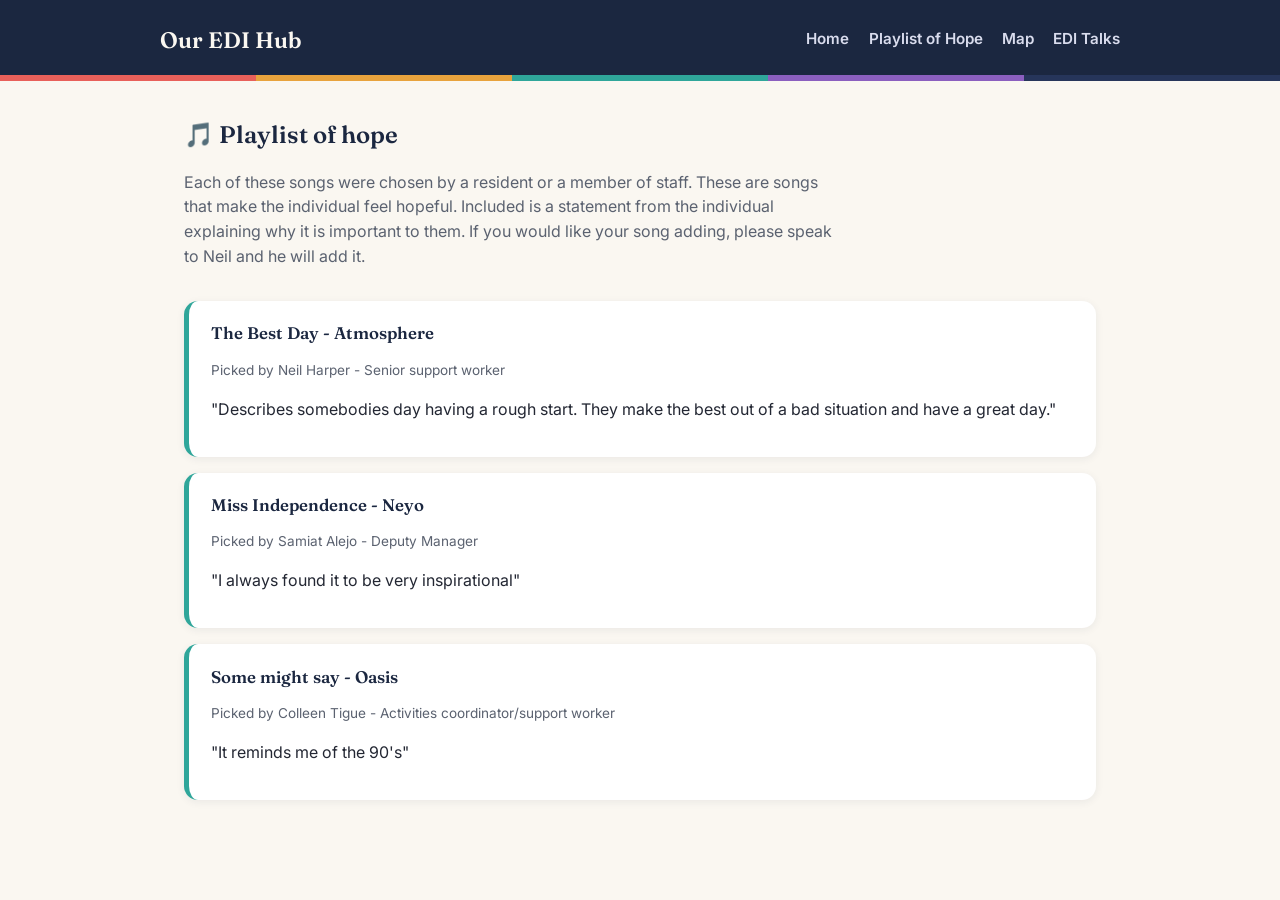
<file: hope.html>
<!doctype html>
<html lang="en">
  <head>
    <meta charset="UTF-8" />
    <meta name="viewport" content="width=device-width, initial-scale=1.0" />
    <title>Playlist of hope</title>
    <link rel="preconnect" href="https://fonts.googleapis.com" />
    <link
      href="https://fonts.googleapis.com/css2?family=Fraunces:wght@500;600&family=Inter:wght@400;600;700&display=swap"
      rel="stylesheet"
    />
    <link rel="stylesheet" href="style.css" />
  </head>

  <body>
    <header class="site-header">
      <div class="inner">
        <h1>Our EDI Hub</h1>
        <nav>
          <a href="index.html">Home</a>
          <a href="hope.html">Playlist of Hope</a>
          <a href="map.html">Map</a>
          <a href="edi.html">EDI Talks</a>
        </nav>
      </div>
    </header>
    <div class="ribbon"></div>

    <main>
      <h2>🎵 Playlist of hope</h2>
      <p class="page-intro">
        Each of these songs were chosen by a resident or a member of staff. These are songs that make the 
        individual feel hopeful. Included is a statement from the individual explaining why it is important to them.
        If you would like your song adding, please speak to Neil and he will add it.
      </p>

      <div id="playlist-list" class="entry-list"></div>
    </main>

    <script>
      const playlist = [
        {
          song: "The Best Day",
          artist: "Atmosphere",
          submittedBy: "Neil Harper - Senior support worker",
          reason: "Describes somebodies day having a rough start. They make the best out of a bad situation and have a great day."
        },
        {
          song: "Miss Independence",
          artist: "Neyo",
          submittedBy: "Samiat Alejo - Deputy Manager",
          reason: "I always found it to be very inspirational"
        },
        {
          song: "Some might say",
          artist: "Oasis",
          submittedBy: "Colleen Tigue - Activities coordinator/support worker",
          reason: "It reminds me of the 90's"
        }
      ];

      const list = document.getElementById("playlist-list");

      playlist.forEach((item) => {
        const el = document.createElement("div");
        el.className = "entry";
        el.innerHTML = `
        <h3>${item.song} - ${item.artist}</h3>
        <p class="meta">Picked by ${item.submittedBy}</p>
        <p>"${item.reason}"</p>
        `;
        list.appendChild(el);
      })
    </script>
  </body>
</html>
</file>
<file: style.css>
:root {
  --navy: #1b2740;
  --navy-light: #26355a;
  --cream: #faf7f1;
  --gold: #e8a33d;
  --coral: #e8605a;
  --teal: #2fa69a;
  --plum: #8b5fbf;
  --text: #232733;
  --text-soft: #5b6270;
  --radius: 14px;
  --max-width: 960px;
}

* {
  box-sizing: border-box;
}

html {
  scroll-behavior: smooth;
}

body {
  margin: 0;
  font-family: "Inter", system-ui, sans-serif;
  color: var(--text);
  background: var(--cream);
  line-height: 1.55;
}

h1,
h2,
h3 {
  font-family: "Fraunces", georgia, serif;
  font-weight: 600;
  margin: 0 0 0.4em 0;
  color: var(--navy);
}

a {
  color: inherit;
}

img {
  max-width: 100%;
  display: block;
}

.ribbon {
  height: 6px;
  width: 100%;
  background: linear-gradient(
    90deg,
    var(--coral) 0%,
    var(--coral) 20%,
    var(--gold) 20%,
    var(--gold) 40%,
    var(--teal) 40%,
    var(--teal) 60%,
    var(--plum) 60%,
    var(--plum) 80%,
    var(--navy-light) 80%,
    var(--navy-light) 100%
  );
}

/* Navigation and header */
header.site-header {
  background: var(--navy);
  color: var(--cream);
  padding: 1.4rem 1.5rem 1.1rem;
}

.site-header .inner {
  max-width: var(--max-width);
  margin: 0 auto;
  display: flex;
  align-items: center;
  justify-content: space-between;
  flex-wrap: wrap;
  gap: 0.75rem;
}

.site-header h1 {
  color: var(--cream);
  font-size: 1.4rem;
  margin: 0;
}

.site-header nav {
  display: flex;
  flex-wrap: wrap;
  gap: 1.2rem;
}

.site-header nav a {
  text-decoration: none;
  color: #d9dced;
  font-weight: 600;
  font-size: 0.95rem;
  padding: 0.3rem 0;
  border-bottom: 2px solid transparent;
}

.site-header nav a:hover,
.site-header nav a.active {
  color: var(--cream);
  border-bottom-color: var(--gold);
}

/* Page layout */
main {
  max-width: var(--max-width);
  margin: 0 auto;
  padding: 2.2rem 1.5rem 4rem;
}

.page-intro {
  max-width: 65ch;
  color: var(--text-soft);
  margin-bottom: 2rem;
}

/* Cards */
.card-grid {
  display: grid;
  grid-template-columns: repeat(auto-fit, minmax(230px, 1fr));
  gap: 1.4rem;
  margin-top: 1.5rem;
}
.card-link {
  display: block;
  text-decoration: none;
  background: white;
  border-radius: var(--radius);
  padding: 1.6rem 1.4rem;
  box-shadow: 0 2px 20px rgba(27, 39, 64, 0.08);
  border-top: 5px solid var(--gold);
  transition:
    transform 0.15s ease,
    box-shadow 0.15s ease;
}

.card-link:nth-child(2) {
  border-top-color: var(--teal);
}

.card-link:nth-child(3) {
  border-top-color: var(--coral);
}

.card-link:hover,
.card-link:focus-visible {
  transform: translateY(-4px);
  box-shadow: 0 12px 10px rgba(27, 39, 64, 0.14);
}

.card-link .emoji {
  font-size: 2rem;
  display: block;
  margin-bottom: 0.6rem;
}

.card-link h2 {
  font-size: 1.2rem;
  margin-bottom: 0.35rem;
}

.card-link p {
  color: var(--text-soft);
  font-size: 0.95rem;
  margin: 0;
}

/* Hope and EDI page stylings */
.entry-list {
  display: flex;
  flex-direction: column;
  gap: 1rem;
  margin-top: 1.5rem;
}

.entry {
  background: white;
  border-radius: var(--radius);
  padding: 1.2rem 1.4rem;
  box-shadow: 0 2px 8px rgba(27, 39, 64, 0.07);
  border-left: 5px solid var(--teal);
}

.entry h3 {
  font-size: 1.05rem;
  margin-bottom: 0.2rem;
}

.entry .meta {
  font-size: 0.85rem;
  color: var(--text-soft);
  margin-bottom: 0.5rem;
}

/* FOR THE MAP PAGE */
.map-wrap {
  max-width: 720px;
  margin: 0 auto;
}

#map-container svg {
  width: 100%;
  height: auto;
  display: block;
}
.country-interactive {
  fill: var(--navy-light);
  cursor: pointer;
  transition: fill 0.2s ease;
}

.country-interactive:hover {
  fill: var(--teal);
}

.info-panel {
  background-color: var(--cream);
  color: var(--navy);
  border: 3px solid var(--teal);
  border-radius: 12px;
  padding: 24px;
  margin-top: 20px;
  max-width: 500px;
  font-family: "Inter", sans-serif;
}

.info-panel h2 {
  font-family: "Fraunces", serif;
  color: var(--navy);
  margin-top: 0;
  margin-bottom: 12px;
}

.map-layout {
  display: flex;
  gap: 1.5rem;
  align-items: flex-start;
}

.map-layout .map-wrap {
  flex: 5;
  min-width: 0;
  max-width: none;
  margin: 0;
}

.map-layout .info-panel {
  flex: 1;
  margin-top: 0;
}

/* On narrow screens, put the panel back under the map */
@media (max-width: 700px) {
  .map-layout {
    flex-direction: column;
  }
}
</file>
